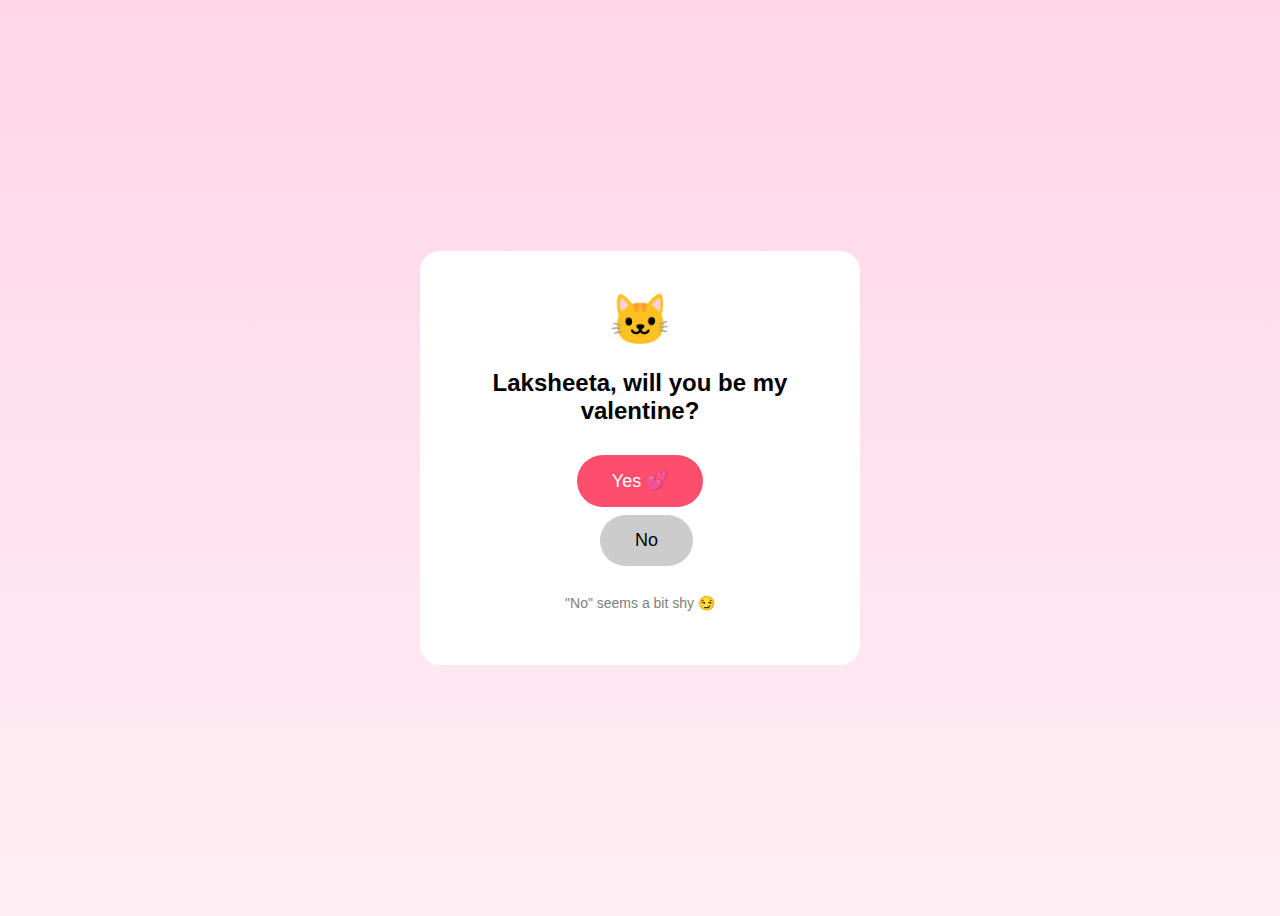
<file: index.html>
<!DOCTYPE html>
<html lang="en">
<head>
  <meta charset="UTF-8">
  <title>Be My Valentine</title>
  <link rel="stylesheet" href="style.css">
</head>
<body>

  <div class="card">
    <div class="emoji">🐱</div>

    <h2>Laksheeta, will you be my valentine?</h2>

    <div class="button-area">
      <button class="yes" onclick="yesClick()">Yes 💕</button>
      <button class="no" id="noBtn">No</button>
    </div>

    <p class="hint">"No" seems a bit shy 😏</p>
  </div>

  <script src="script.js"></script>
</body>
</html>
</file>
<file: style.css>
body {
  height: 100vh;
  background: linear-gradient(#ffd6e8, #ffeef4);
  display: flex;
  justify-content: center;
  align-items: center;
  font-family: Arial, sans-serif;
}

.card {
  background: white;
  padding: 40px;
  border-radius: 20px;
  text-align: center;
  width: 360px;
  position: relative;
}

.emoji {
  font-size: 50px;
}

.button-area {
  margin-top: 30px;
  position: relative;
  height: 120px;
}

button {
  padding: 15px 35px;
  border-radius: 30px;
  border: none;
  font-size: 18px;
  cursor: pointer;
}

.yes {
  background: #ff4d6d;
  color: white;
}

.no {
  background: #ccc;
  position: absolute;
  left: 140px;
  top: 60px;
}

.hint {
  margin-top: 20px;
  font-size: 14px;
  color: gray;
}
</file>
